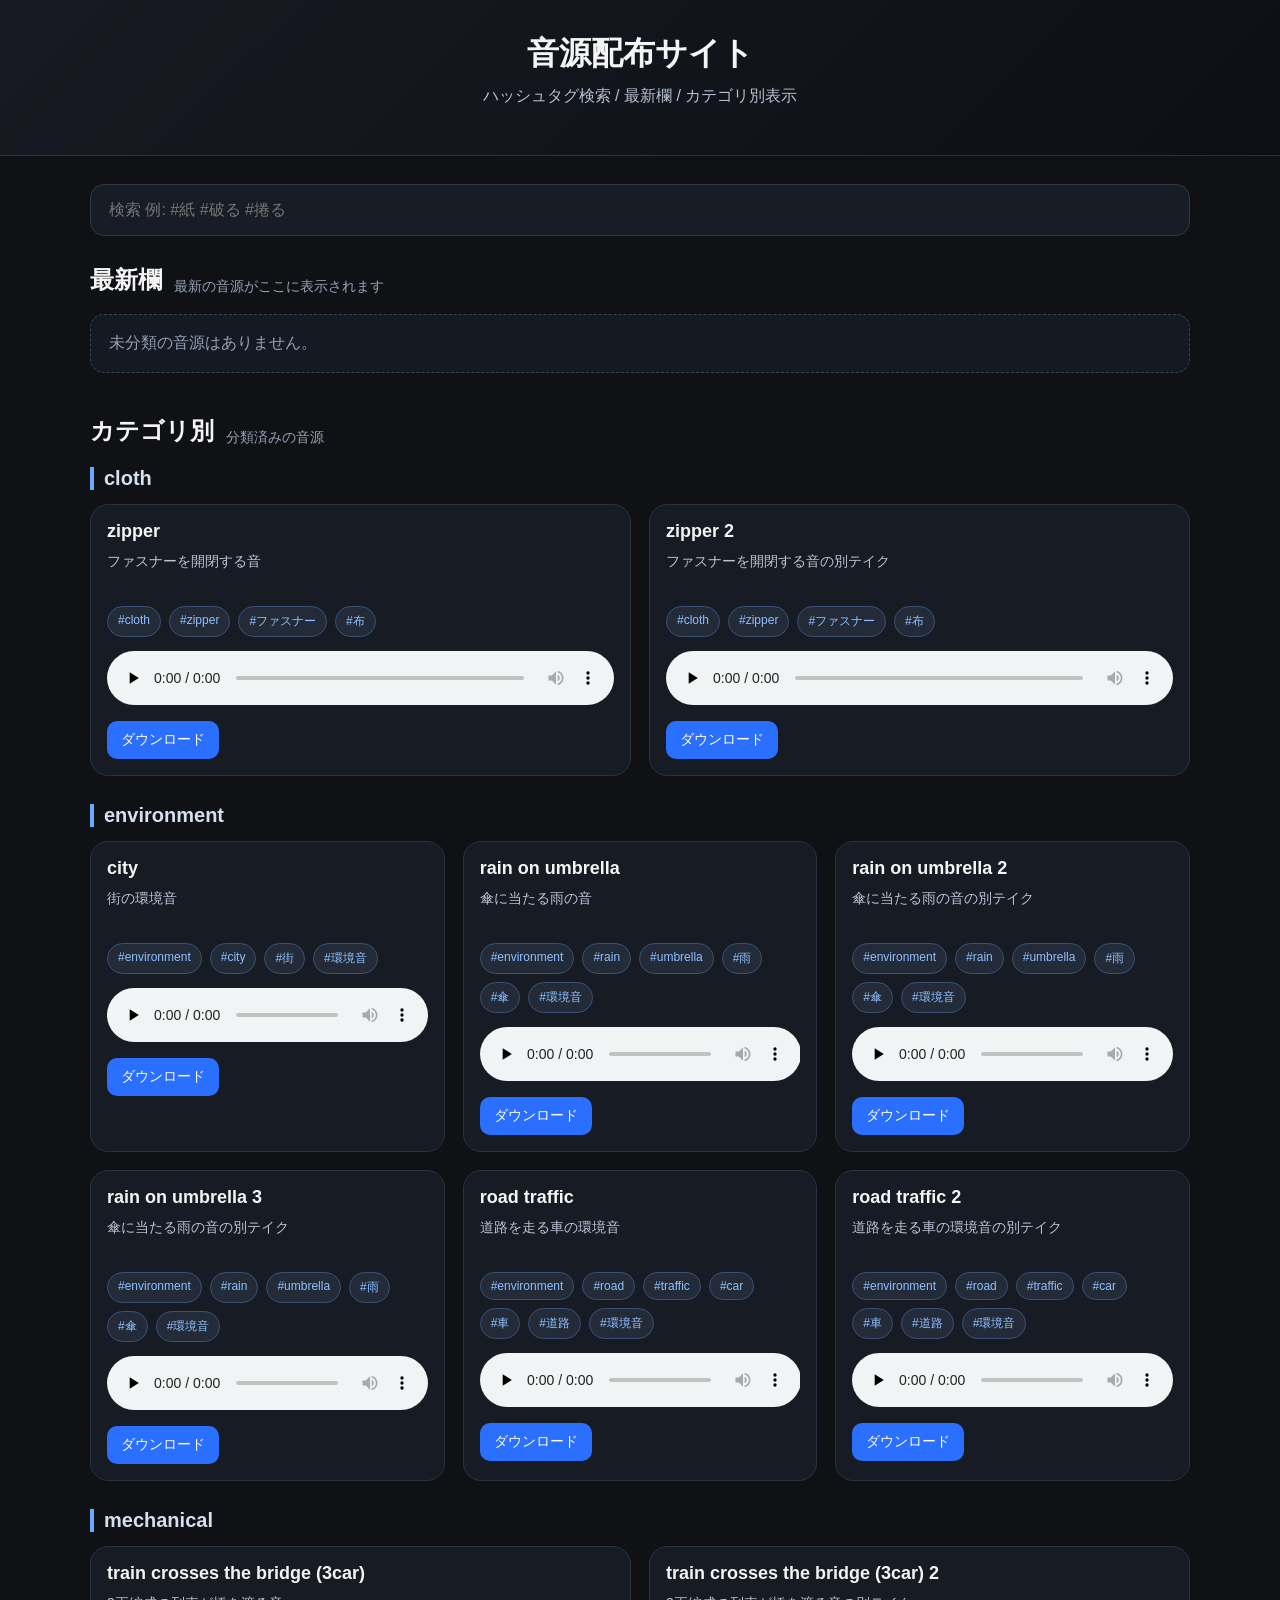
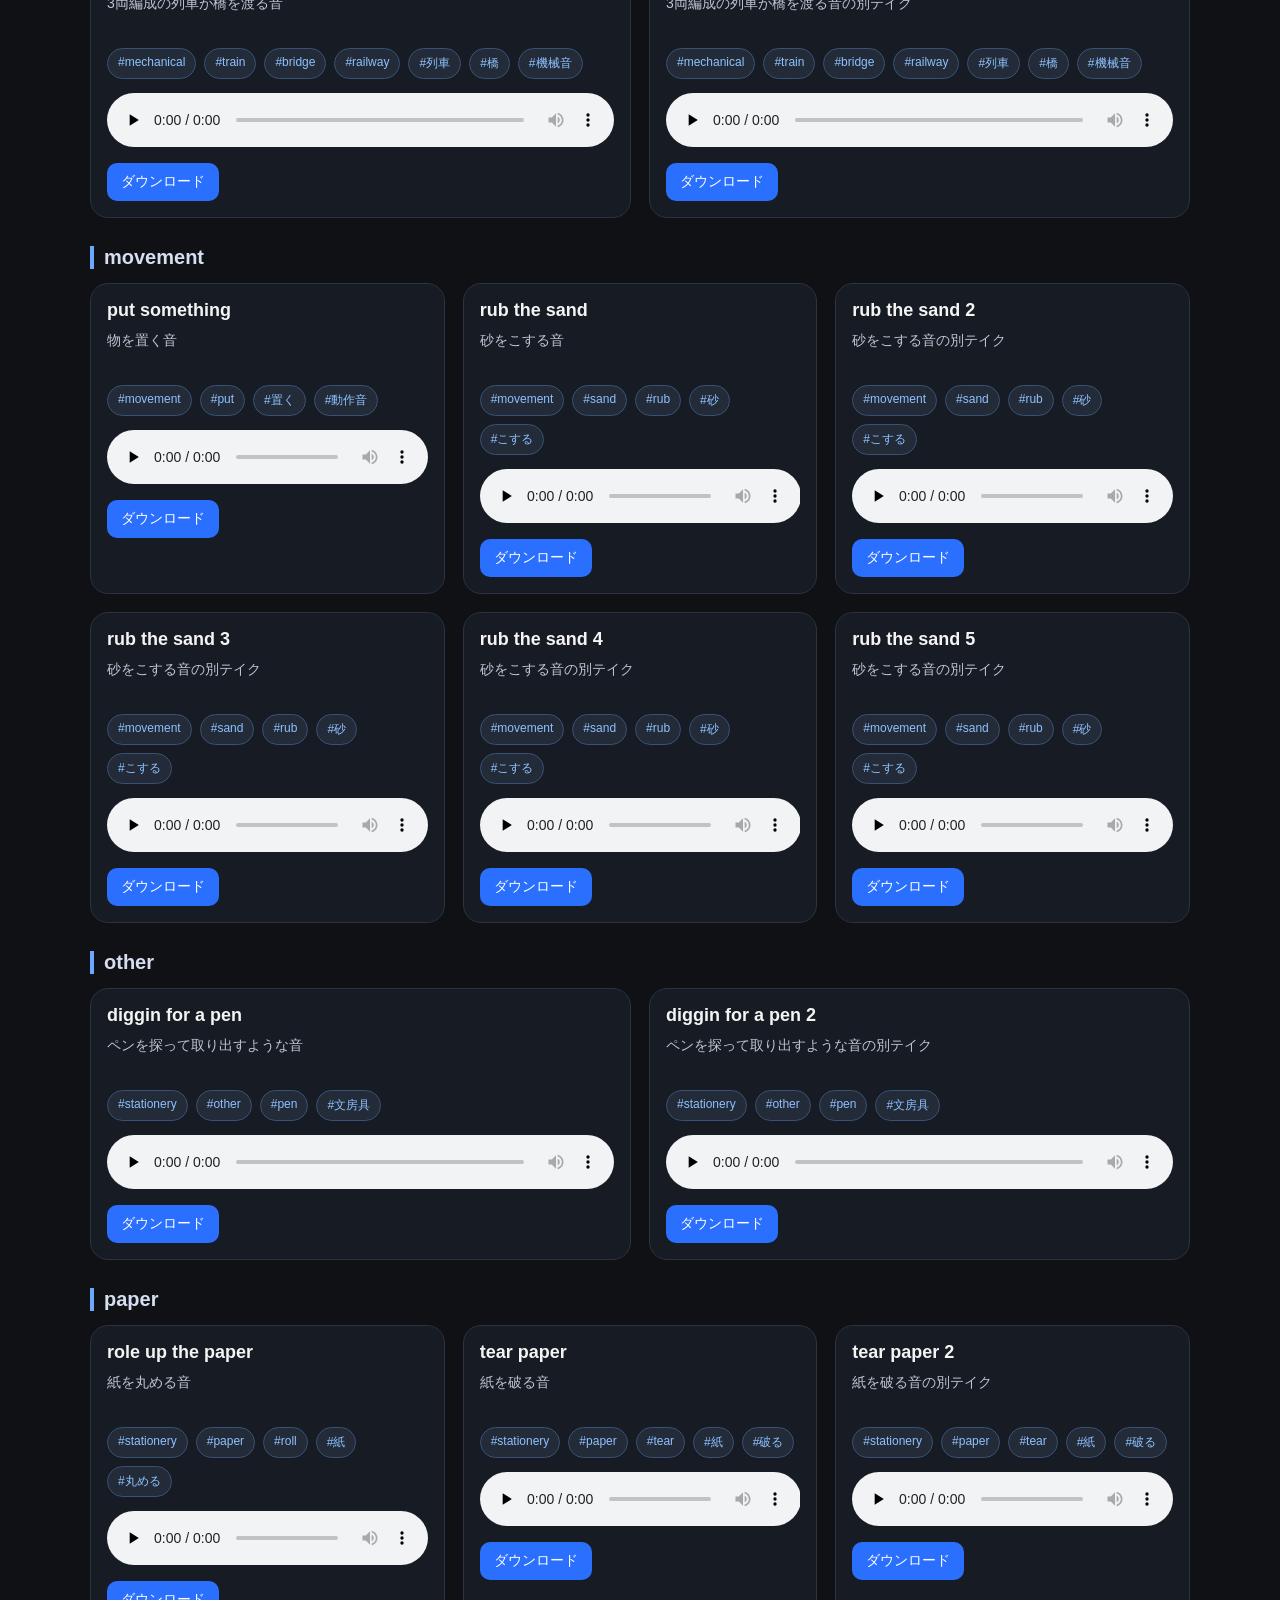
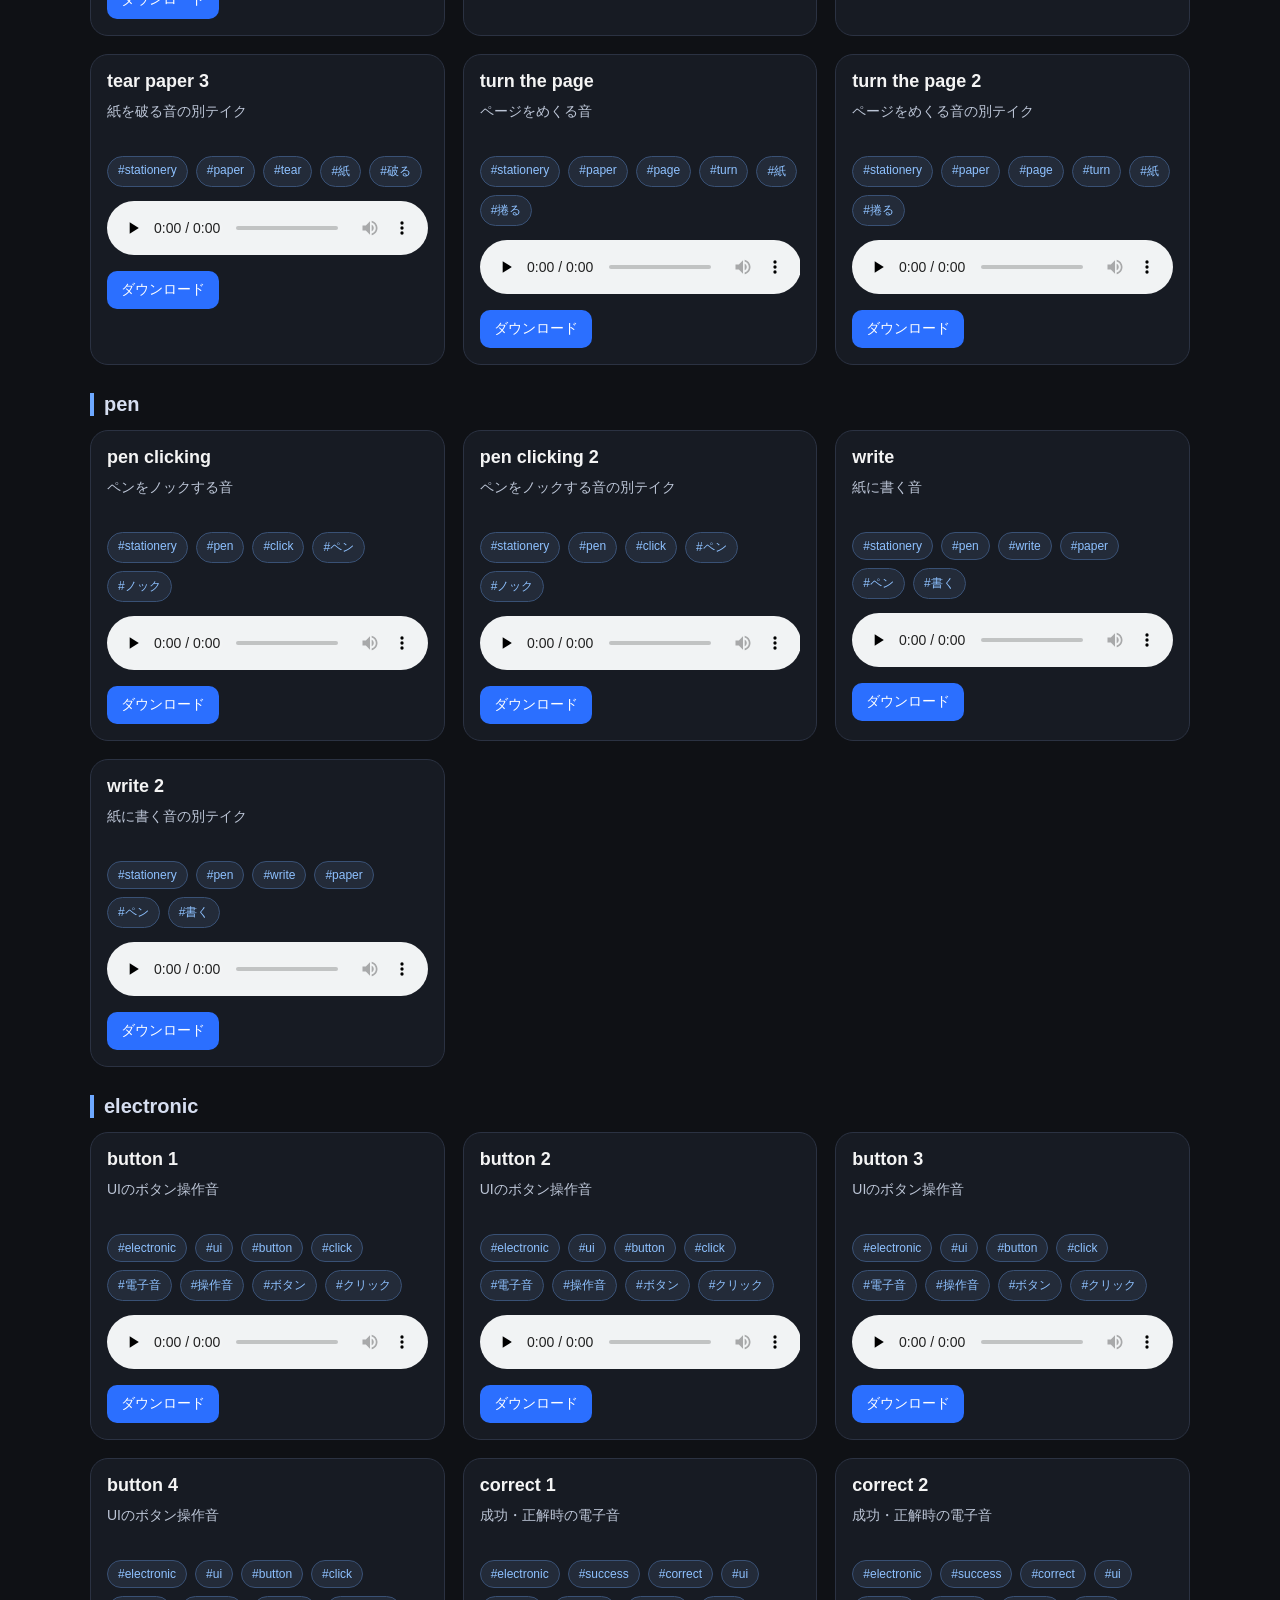
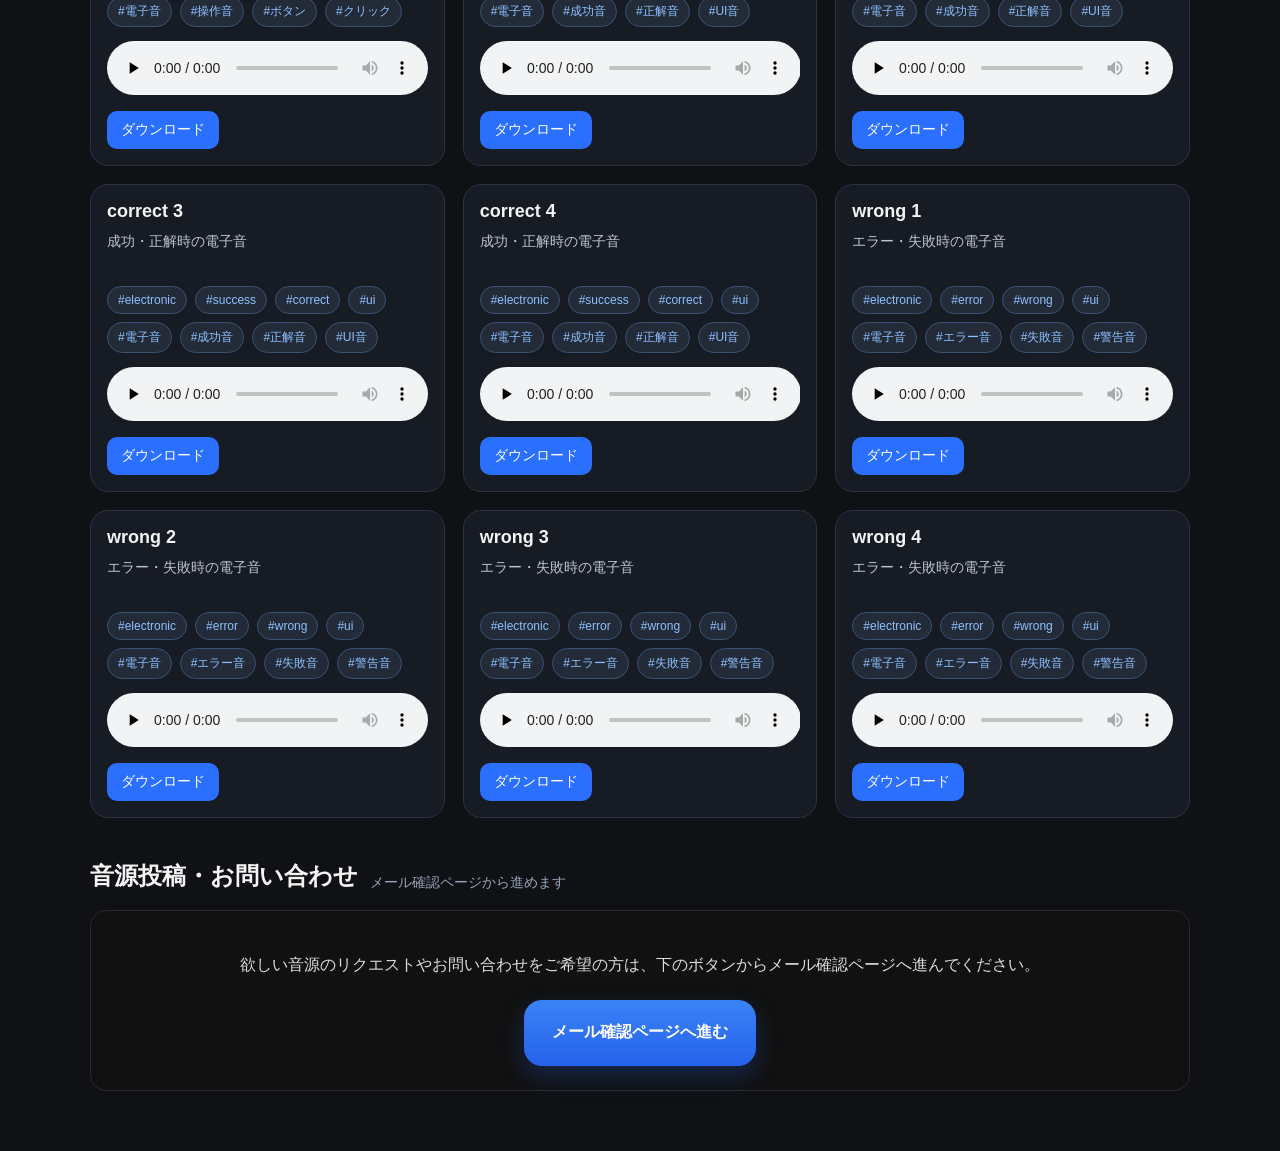
<file: index.html>
<!DOCTYPE html>
<html lang="ja">
<head>
  <meta charset="UTF-8" />
  <meta name="viewport" content="width=device-width, initial-scale=1.0" />
  <title>音源配布サイト</title>
  <link rel="stylesheet" href="style.css" />
  <script
    async
    src="https://pagead2.googlesyndication.com/pagead/js/adsbygoogle.js?client=ca-pub-9991340076627705"
    crossorigin="anonymous"
  ></script>
</head>
<body>
  <header class="topbar">
    <h1>音源配布サイト</h1>
    <p>ハッシュタグ検索 / 最新欄 / カテゴリ別表示</p>
  </header>

  <main class="container">
    <section class="search-box">
      <input
        type="text"
        id="searchInput"
        placeholder="検索 例: #紙 #破る #捲る"
      />
    </section>

    <section class="section-block">
      <div class="section-title-row">
        <h2>最新欄</h2>
        <span class="section-sub">最新の音源がここに表示されます</span>
      </div>
      <div id="latestList" class="card-grid"></div>
    </section>

    <section class="section-block">
      <div class="section-title-row">
        <h2>カテゴリ別</h2>
        <span class="section-sub">分類済みの音源</span>
      </div>
      <div id="categorySections"></div>
    </section>

    <section class="section-block contact-entry-section">
      <div class="section-title-row">
        <h2>音源投稿・お問い合わせ</h2>
        <span class="section-sub">メール確認ページから進めます</span>
      </div>

      <div class="contact-entry-box">
        <p class="contact-entry-text">
          欲しい音源のリクエストやお問い合わせをご希望の方は、下のボタンからメール確認ページへ進んでください。
        </p>

        <button id="goToMailConfirmBtn" class="mail-confirm-button" type="button">
          メール確認ページへ進む
        </button>
      </div>
    </section>
  </main>

  <script>
    const goToMailConfirmBtn = document.getElementById("goToMailConfirmBtn");

    if (goToMailConfirmBtn) {
      goToMailConfirmBtn.addEventListener("click", () => {
        window.location.href = "mail-confirm.html";
      });
    }
  </script>

  <script type="module" src="script.js"></script>
</body>
</html>
</file>
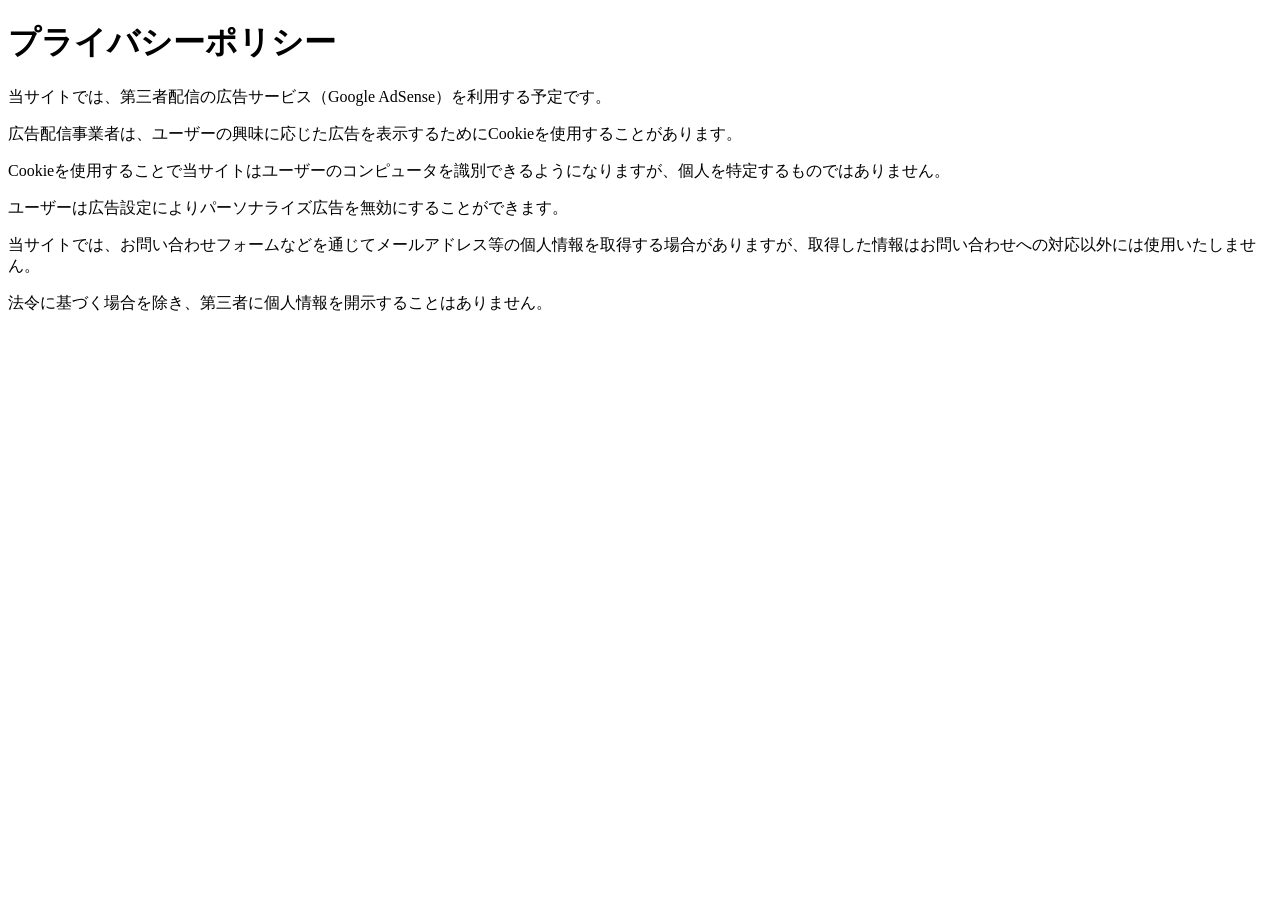
<file: privacy.html>
<!DOCTYPE html>
<html lang="ja">
<head>
  <meta charset="UTF-8">
  <title>プライバシーポリシー</title>
</head>
<body>

<h1>プライバシーポリシー</h1>

<p>当サイトでは、第三者配信の広告サービス（Google AdSense）を利用する予定です。</p>

<p>広告配信事業者は、ユーザーの興味に応じた広告を表示するためにCookieを使用することがあります。</p>

<p>Cookieを使用することで当サイトはユーザーのコンピュータを識別できるようになりますが、個人を特定するものではありません。</p>

<p>ユーザーは広告設定によりパーソナライズ広告を無効にすることができます。</p>

<p>当サイトでは、お問い合わせフォームなどを通じてメールアドレス等の個人情報を取得する場合がありますが、取得した情報はお問い合わせへの対応以外には使用いたしません。</p>

<p>法令に基づく場合を除き、第三者に個人情報を開示することはありません。</p>

</body>
</html>
</file>
<file: style.css>
* {
  box-sizing: border-box;
}

body {
  margin: 0;
  font-family: "Hiragino Sans", "Yu Gothic", sans-serif;
  background: #0f1115;
  color: #f4f4f4;
}

.topbar {
  padding: 32px 20px;
  text-align: center;
  background: linear-gradient(135deg, #171a22, #0d0f14);
  border-bottom: 1px solid #2c3240;
}

.topbar h1 {
  margin: 0;
  font-size: 32px;
}

.topbar p {
  margin-top: 10px;
  color: #b8c0d0;
}

.container {
  width: min(1100px, 92%);
  margin: 28px auto 60px;
}

.search-box {
  margin-bottom: 28px;
}

.search-box input {
  width: 100%;
  padding: 16px 18px;
  border-radius: 14px;
  border: 1px solid #31394a;
  background: #181c25;
  color: white;
  font-size: 16px;
  outline: none;
}

.search-box input:focus {
  border-color: #6da8ff;
  box-shadow: 0 0 0 3px rgba(109, 168, 255, 0.15);
}

.section-block {
  margin-bottom: 42px;
}

.section-title-row {
  display: flex;
  align-items: end;
  gap: 12px;
  flex-wrap: wrap;
  margin-bottom: 18px;
}

.section-title-row h2 {
  margin: 0;
  font-size: 24px;
}

.section-sub {
  color: #98a3b8;
  font-size: 14px;
}

.card-grid {
  display: grid;
  grid-template-columns: repeat(auto-fit, minmax(270px, 1fr));
  gap: 18px;
}

.category-group {
  margin-bottom: 28px;
}

.category-group h3 {
  margin-bottom: 14px;
  font-size: 20px;
  color: #d6def0;
  border-left: 4px solid #6da8ff;
  padding-left: 10px;
}

.sound-card {
  background: #171b23;
  border: 1px solid #2b3242;
  border-radius: 18px;
  padding: 16px;
  transition: transform 0.15s ease, border-color 0.15s ease;
}

.sound-card:hover {
  transform: translateY(-3px);
  border-color: #6da8ff;
}

.sound-title {
  margin: 0 0 8px;
  font-size: 18px;
}

.sound-desc {
  margin: 0 0 12px;
  color: #bcc5d6;
  font-size: 14px;
  line-height: 1.6;
  min-height: 44px;
}

.tags {
  display: flex;
  flex-wrap: wrap;
  gap: 8px;
  margin-bottom: 14px;
}

.tag {
  display: inline-block;
  background: #232b39;
  color: #8ec1ff;
  border: 1px solid #395175;
  border-radius: 999px;
  padding: 6px 10px;
  font-size: 12px;
}

.sound-card audio {
  width: 100%;
  margin-bottom: 12px;
}

.download-btn {
  display: inline-block;
  text-decoration: none;
  color: white;
  background: #2b6fff;
  padding: 10px 14px;
  border-radius: 10px;
  font-size: 14px;
  transition: background 0.15s ease;
}

.download-btn:hover {
  background: #4d86ff;
}

.empty-message {
  padding: 18px;
  border: 1px dashed #3a4255;
  border-radius: 14px;
  color: #95a0b6;
  background: #151922;
}

.contact-entry-section {
  margin-top: 40px;
}

.contact-entry-box {
  margin-top: 16px;
  padding: 24px;
  border-radius: 16px;
  background: #111;
  border: 1px solid #2a2a2a;
  text-align: center;
}

.contact-entry-text {
  margin-bottom: 20px;
  line-height: 1.8;
  color: #ddd;
}

.mail-confirm-button {
  padding: 14px 28px;
  font-size: 16px;
  font-weight: 700;
  border: none;
  border-radius: 10px;
  cursor: pointer;
  background: #ffffff;
  color: #111;
  transition: transform 0.15s ease, opacity 0.15s ease;
}

.mail-confirm-button:hover {
  opacity: 0.9;
  transform: translateY(-1px);
}

.mail-confirm-button:active {
  transform: translateY(0);
}

/* =========================
   mail confirm page
========================= */

.mail-confirm-page {
  width: min(1180px, calc(100% - 48px));
  margin: 42px auto 72px;
  color: #f8fafc;
}

.mail-confirm-hero {
  text-align: center;
  margin-bottom: 28px;
}

.mail-confirm-title {
  margin: 0;
  font-size: clamp(2.3rem, 4vw, 3.3rem);
  font-weight: 900;
  letter-spacing: -0.03em;
  line-height: 1.1;
  color: #fff7d6;
}

.mail-confirm-subtitle {
  margin: 12px auto 0;
  max-width: 760px;
  font-size: 1rem;
  font-weight: 700;
  line-height: 1.8;
  color: rgba(255, 255, 255, 0.88);
}

.mail-confirm-card,
.mail-confirm-info-card {
  background: rgba(255, 255, 255, 0.045);
  border: 1px solid rgba(255, 255, 255, 0.1);
  border-radius: 24px;
  box-shadow: 0 10px 28px rgba(0, 0, 0, 0.18);
}

.mail-confirm-card {
  padding: 28px 24px;
}

.mail-confirm-form {
  width: 100%;
}

.mail-confirm-label {
  display: block;
  margin: 0 0 14px;
  font-size: 1rem;
  font-weight: 800;
  color: #ffffff;
}

.mail-confirm-input-row {
  display: flex;
  gap: 14px;
  align-items: stretch;
}

.mail-confirm-input {
  flex: 1;
  min-width: 0;
  height: 66px;
  padding: 0 22px;
  border-radius: 18px;
  border: 1px solid rgba(255, 255, 255, 0.12);
  background: rgba(255, 255, 255, 0.06);
  color: #ffffff;
  font-size: 1rem;
  outline: none;
  transition: 0.2s ease;
}

.mail-confirm-input::placeholder {
  color: rgba(255, 255, 255, 0.48);
}

.mail-confirm-input:focus {
  border-color: rgba(96, 165, 250, 0.95);
  background: rgba(255, 255, 255, 0.09);
  box-shadow: 0 0 0 4px rgba(96, 165, 250, 0.14);
}

.mail-confirm-button {
  height: 66px;
  padding: 0 28px;
  border: none;
  border-radius: 18px;
  background: linear-gradient(180deg, #3b82f6, #2563eb);
  color: #ffffff;
  font-size: 1rem;
  font-weight: 800;
  cursor: pointer;
  flex-shrink: 0;
  box-shadow: 0 10px 24px rgba(37, 99, 235, 0.28);
  transition: transform 0.15s ease, opacity 0.15s ease;
}

.mail-confirm-button:hover {
  opacity: 0.96;
  transform: translateY(-1px);
}

.mail-confirm-button:active {
  transform: translateY(1px);
}

.mail-confirm-message {
  min-height: 24px;
  margin: 14px 2px 0;
  color: #cbd5e1;
  font-size: 0.95rem;
}

.mail-confirm-info-card {
  margin-top: 28px;
  padding: 24px;
}

.mail-confirm-info-head {
  display: flex;
  align-items: baseline;
  gap: 14px;
  margin-bottom: 16px;
  flex-wrap: wrap;
}

.mail-confirm-info-head h2 {
  margin: 0;
  font-size: clamp(1.8rem, 3vw, 2.4rem);
  font-weight: 900;
  color: #fff7d6;
  letter-spacing: -0.02em;
}

.mail-confirm-info-head span {
  font-size: 0.98rem;
  font-weight: 700;
  color: rgba(255, 255, 255, 0.82);
}

.mail-confirm-info-body p {
  margin: 0 0 14px;
  line-height: 1.95;
  font-size: 1rem;
  color: rgba(255, 255, 255, 0.9);
}

.mail-confirm-info-body p:last-child {
  margin-bottom: 0;
}

.mail-confirm-warning {
  padding-top: 14px;
  border-top: 1px solid rgba(255, 255, 255, 0.08);
  color: #ffd4d4 !important;
  font-weight: 700;
}

@media (max-width: 860px) {
  .mail-confirm-page {
    width: min(100%, calc(100% - 24px));
    margin: 24px auto 48px;
  }

  .mail-confirm-card,
  .mail-confirm-info-card {
    padding: 18px;
    border-radius: 18px;
  }

  .mail-confirm-input-row {
    flex-direction: column;
  }

  .mail-confirm-button {
    width: 100%;
  }

  .mail-confirm-info-head {
    gap: 8px;
  }

  .mail-confirm-info-body p,
  .mail-confirm-subtitle {
    font-size: 0.95rem;
    line-height: 1.85;
  }
}
/* =========================
   send page
========================= */

.send-page {
  width: min(1180px, calc(100% - 48px));
  margin: 42px auto 72px;
  color: #f8fafc;
}

/* タイトル */
.send-hero {
  text-align: center;
  margin-bottom: 28px;
}

.send-title {
  margin: 0;
  font-size: clamp(2.2rem, 4vw, 3.2rem);
  font-weight: 900;
  letter-spacing: -0.03em;
  line-height: 1.1;
  color: #fff7d6;
}

.send-subtitle {
  margin: 12px auto 0;
  max-width: 760px;
  font-size: 1rem;
  font-weight: 700;
  line-height: 1.8;
  color: rgba(255, 255, 255, 0.85);
}

/* カード共通 */
.send-status-card,
.send-form-card,
.send-extra-box {
  background: rgba(255, 255, 255, 0.045);
  border: 1px solid rgba(255, 255, 255, 0.1);
  border-radius: 24px;
  box-shadow: 0 10px 28px rgba(0, 0, 0, 0.18);
}

/* 認証情報 */
.send-status-card {
  padding: 22px 24px;
  margin-bottom: 22px;
}

.send-status-label {
  margin: 0 0 8px;
  font-size: 0.95rem;
  font-weight: 800;
  color: rgba(255, 255, 255, 0.7);
}

.send-status-value {
  margin: 0;
  font-size: 1.1rem;
  font-weight: 800;
  color: #ffffff;
  word-break: break-all;
}

/* フォーム */
.send-form-card {
  padding: 28px 24px;
}

.send-form {
  display: flex;
  flex-direction: column;
  gap: 18px;
}

.send-field {
  display: flex;
  flex-direction: column;
  gap: 10px;
}

.send-label {
  font-size: 0.98rem;
  font-weight: 800;
  color: #ffffff;
}

.send-input,
.send-textarea {
  width: 100%;
  border-radius: 18px;
  border: 1px solid rgba(255, 255, 255, 0.12);
  background: rgba(255, 255, 255, 0.06);
  color: #ffffff;
  font-size: 1rem;
  outline: none;
  transition: 0.2s ease;
}

.send-input {
  height: 60px;
  padding: 0 18px;
}

.send-textarea {
  min-height: 160px;
  padding: 16px 18px;
  resize: vertical;
  font-family: inherit;
  line-height: 1.8;
}

.send-input::placeholder,
.send-textarea::placeholder {
  color: rgba(255, 255, 255, 0.45);
}

.send-input:focus,
.send-textarea:focus {
  border-color: rgba(96, 165, 250, 0.95);
  background: rgba(255, 255, 255, 0.09);
  box-shadow: 0 0 0 4px rgba(96, 165, 250, 0.14);
}

.send-input[readonly] {
  opacity: 0.85;
}

/* ボタン */
.send-actions {
  margin-top: 6px;
}

.send-button {
  min-width: 180px;
  height: 56px;
  padding: 0 26px;
  border: none;
  border-radius: 18px;
  background: linear-gradient(180deg, #3b82f6, #2563eb);
  color: #ffffff;
  font-size: 1rem;
  font-weight: 800;
  cursor: pointer;
  box-shadow: 0 10px 24px rgba(37, 99, 235, 0.28);
  transition: transform 0.15s ease, opacity 0.15s ease;
}

.send-button:hover {
  opacity: 0.96;
  transform: translateY(-1px);
}

.send-button:active {
  transform: translateY(1px);
}

/* メッセージ */
.send-result {
  min-height: 24px;
  margin-top: 10px;
  color: #cbd5e1;
  font-size: 0.95rem;
}

/* 下の説明 */
.send-extra-info {
  margin-top: 28px;
}

.send-extra-box {
  padding: 24px;
}

.send-extra-box h2 {
  margin: 0 0 16px;
  font-size: 1.6rem;
  font-weight: 900;
  color: #fff7d6;
}

.send-extra-box p {
  margin: 0 0 12px;
  line-height: 1.9;
  font-size: 0.96rem;
  color: rgba(255, 255, 255, 0.9);
}

.send-extra-box p:last-child {
  margin-bottom: 0;
}

/* 注意 */
.send-warning {
  padding-top: 14px;
  border-top: 1px solid rgba(255, 255, 255, 0.08);
  color: #ffd4d4 !important;
  font-weight: 700;
}

/* スマホ */
@media (max-width: 860px) {
  .send-page {
    width: min(100%, calc(100% - 24px));
    margin: 24px auto 48px;
  }

  .send-status-card,
  .send-form-card,
  .send-extra-box {
    padding: 18px;
    border-radius: 18px;
  }

  .send-title {
    font-size: clamp(2rem, 8vw, 2.6rem);
  }

  .send-subtitle,
  .send-extra-box p {
    font-size: 0.95rem;
    line-height: 1.85;
  }

  .send-button {
    width: 100%;
    min-width: 0;
  }
}
</file>
